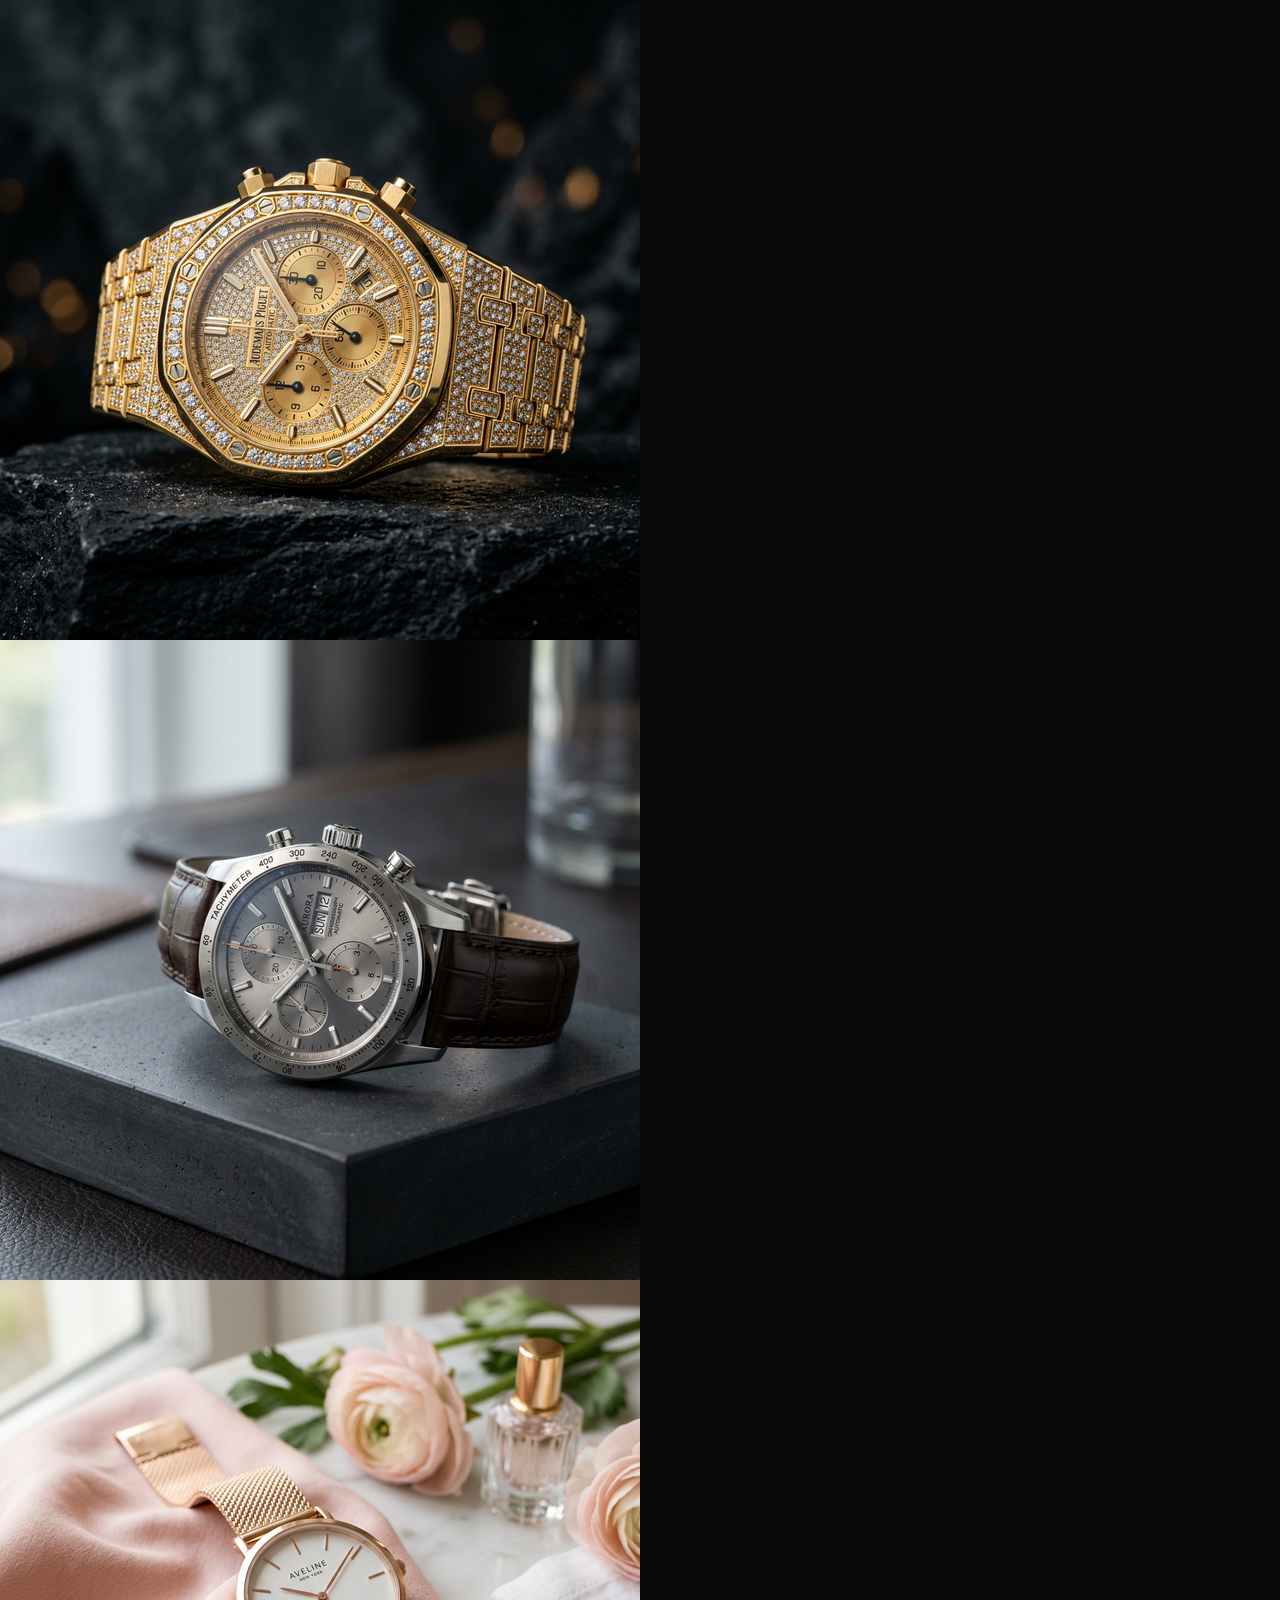
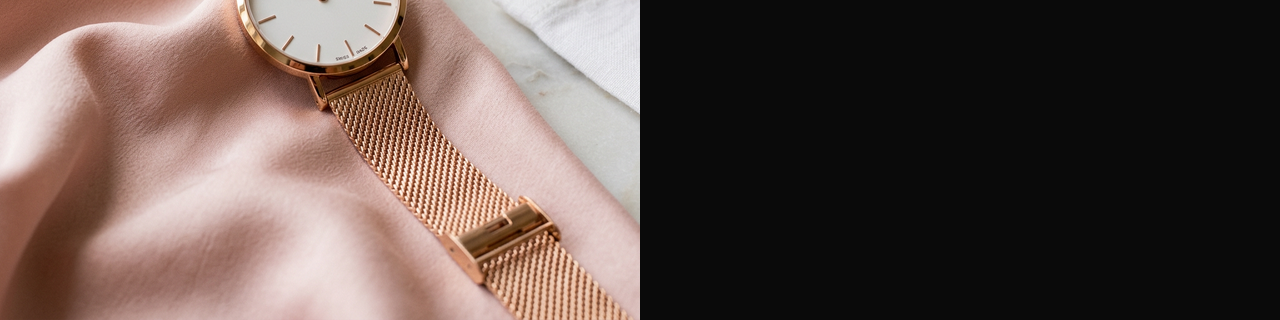
<file: blog.html>
<!DOCTYPE html>
<html>
<head>
    <link rel="stylesheet" href="styles.css">
    <link rel="stylesheet" href="pages.css">
</head>
<body>
    <header>
        <img src="hero_watch.png" alt="Hero Watch">
    </header>
    <main>
        <section>
            <img src="mens_watch.png" alt="Men's Watch">
            <img src="womens_watch.png" alt="Women's Watch">
        </section>
    </main>
    <script src="script.js"></script>
</body>
</html>
</file>
<file: styles.css>
/* ==========================================
   CSS Variables & Theming
   ========================================== */
:root {
    /* Colors */
    --clr-bg: #0A0A0A;
    --clr-bg-surface: #121212;
    --clr-bg-card: #1C1C1C;
    --clr-text: #E0E0E0;
    --clr-text-muted: #A0A0A0;
    --clr-primary: #D4AF37;
    /* Luxury Gold */
    --clr-primary-hover: #F3CA47;
    --clr-border: #333333;

    /* Typography */
    --font-sans: 'Outfit', sans-serif;
    --font-serif: 'Playfair Display', serif;

    /* Spacing & Layout */
    --container-width: 1200px;
    --spacing-xs: 0.5rem;
    --spacing-sm: 1rem;
    --spacing-md: 2rem;
    --spacing-lg: 4rem;
    --spacing-xl: 6rem;

    /* Transitions */
    --transition-fast: 0.2s ease;
    --transition-default: 0.4s cubic-bezier(0.25, 0.46, 0.45, 0.94);
    --transition-slow: 0.8s cubic-bezier(0.25, 1, 0.5, 1);
}

/* ==========================================
   Reset & Base Styles
   ========================================== */
* {
    margin: 0;
    padding: 0;
    box-sizing: border-box;
}

html {
    scroll-behavior: smooth;
}

body {
    font-family: var(--font-sans);
    background-color: var(--clr-bg);
    color: var(--clr-text);
    line-height: 1.6;
    overflow-x: hidden;
}

h1,
h2,
h3,
h4,
h5,
h6 {
    font-family: var(--font-serif);
    font-weight: 400;
    line-height: 1.2;
}

a {
    color: inherit;
    text-decoration: none;
    transition: color var(--transition-fast);
}

img {
    max-width: 100%;
    height: auto;
    display: block;
}

ul {
    list-style: none;
}

button,
input {
    font-family: inherit;
    border: none;
    outline: none;
    background: none;
}

/* ==========================================
   Utilities
   ========================================== */
.container {
    max-width: var(--container-width);
    margin: 0 auto;
    padding: 0 var(--spacing-sm);
}

.section {
    padding: var(--spacing-xl) 0;
}

.bg-darker {
    background-color: var(--clr-bg-surface);
}

.section-title {
    font-size: 2.5rem;
    margin-bottom: var(--spacing-lg);
    text-align: center;
    position: relative;
    padding-bottom: 1rem;
}

.section-title::after {
    content: '';
    position: absolute;
    bottom: 0;
    left: 50%;
    transform: translateX(-50%);
    width: 60px;
    height: 2px;
    background-color: var(--clr-primary);
}

.mt-2 {
    margin-top: var(--spacing-md);
}

/* Buttons */
.btn {
    display: inline-block;
    padding: 1rem 2.5rem;
    font-size: 1rem;
    font-weight: 500;
    text-transform: uppercase;
    letter-spacing: 2px;
    cursor: pointer;
    transition: all var(--transition-default);
    border: 1px solid transparent;
}

.btn-primary {
    background-color: var(--clr-primary);
    color: #000;
}

.btn-primary:hover {
    background-color: var(--clr-primary-hover);
    transform: translateY(-2px);
    box-shadow: 0 10px 20px rgba(212, 175, 55, 0.2);
}

.btn-outline {
    border-color: var(--clr-primary);
    color: var(--clr-primary);
    background: transparent;
}

.btn-outline:hover {
    background-color: var(--clr-primary);
    color: #000;
}

.btn-light {
    background-color: rgba(255, 255, 255, 0.9);
    color: #000;
}

.btn-light:hover {
    background-color: #fff;
}

.btn-sm {
    padding: 0.6rem 1.5rem;
    font-size: 0.85rem;
}

/* Accessibility */
.skip-link {
    position: absolute;
    top: -40px;
    left: 0;
    background: var(--clr-primary);
    color: #000;
    padding: 8px;
    z-index: 1000;
    transition: top 0.2s;
}

.skip-link:focus {
    top: 0;
}

/* Animations - Initial Hidden State */
.fade-in-section {
    opacity: 0;
    transform: translateY(30px);
    visibility: hidden;
    transition: opacity var(--transition-slow), transform var(--transition-slow);
    will-change: opacity, transform;
}

.fade-in-section.is-visible {
    opacity: 1;
    transform: translateY(0);
    visibility: visible;
}

.gradient-bg {
    background: linear-gradient(135deg, #1C1C1C, #2A2A2A);
}

/* ==========================================
   Header & Navigation
   ========================================== */
.header {
    position: fixed;
    top: 0;
    width: 100%;
    z-index: 999;
    background: rgba(10, 10, 10, 0.8);
    backdrop-filter: blur(10px);
    border-bottom: 1px solid rgba(255, 255, 255, 0.05);
    transition: padding var(--transition-fast), background var(--transition-fast);
    padding: 1.5rem 0;
}

.header.scrolled {
    padding: 1rem 0;
    background: rgba(10, 10, 10, 0.95);
    box-shadow: 0 4px 20px rgba(0, 0, 0, 0.5);
}

.header-container {
    display: flex;
    justify-content: space-between;
    align-items: center;
}

.logo {
    font-family: var(--font-serif);
    font-size: 2rem;
    font-weight: 600;
    letter-spacing: 2px;
    color: var(--clr-primary);
}

.nav-list {
    display: flex;
    gap: 3rem;
}

.nav-link {
    font-size: 0.9rem;
    text-transform: uppercase;
    letter-spacing: 1px;
    font-weight: 500;
    position: relative;
}

.nav-link::after {
    content: '';
    position: absolute;
    bottom: -4px;
    left: 0;
    width: 0;
    height: 1px;
    background-color: var(--clr-primary);
    transition: width var(--transition-default);
}

.nav-link:hover::after,
.nav-link.active::after {
    width: 100%;
}

.header-actions {
    display: flex;
    gap: 1.5rem;
    align-items: center;
}

.icon-btn {
    color: var(--clr-text);
    cursor: pointer;
    transition: color var(--transition-fast);
}

.icon-btn:hover {
    color: var(--clr-primary);
}

.hamburger {
    display: none;
    flex-direction: column;
    gap: 6px;
    cursor: pointer;
    z-index: 1000;
}

.hamburger .bar {
    width: 25px;
    height: 2px;
    background-color: var(--clr-text);
    transition: all var(--transition-fast);
}

/* ==========================================
   Hero Section
   ========================================== */
.hero {
    position: relative;
    height: 100vh;
    min-height: 600px;
    display: flex;
    align-items: center;
    padding-top: 80px;
    /* Offset header */
    opacity: 1 !important;
    /* Hero ignores fade-in initially */
    transform: none !important;
    visibility: visible !important;
}

.hero-bg {
    position: absolute;
    top: 0;
    left: 0;
    width: 100%;
    height: 100%;
    z-index: -1;
    overflow: hidden;
}

.hero-img {
    width: 100%;
    height: 100%;
    object-fit: cover;
    object-position: center;
    animation: slowZoom 20s infinite alternate;
}

.hero-overlay {
    position: absolute;
    top: 0;
    left: 0;
    width: 100%;
    height: 100%;
    background: linear-gradient(to right, rgba(10, 10, 10, 0.9) 0%, rgba(10, 10, 10, 0.4) 100%);
}

.hero-content {
    max-width: 600px;
}

.hero-subtitle {
    color: var(--clr-primary);
    text-transform: uppercase;
    letter-spacing: 4px;
    font-size: 0.9rem;
    font-weight: 500;
    display: block;
    margin-bottom: 1rem;
    animation: fadeUp 1s ease 0.5s backwards;
}

.hero-title {
    font-size: 4.5rem;
    line-height: 1.1;
    margin-bottom: 1.5rem;
    animation: fadeUp 1s ease 0.7s backwards;
}

.hero-description {
    font-size: 1.1rem;
    color: var(--clr-text-muted);
    margin-bottom: 2.5rem;
    animation: fadeUp 1s ease 0.9s backwards;
}

.hero .btn {
    animation: fadeUp 1s ease 1.1s backwards;
}

/* ==========================================
   Categories
   ========================================== */
.category-grid {
    display: grid;
    grid-template-columns: repeat(3, 1fr);
    gap: 2rem;
}

.category-card {
    position: relative;
    height: 450px;
    border-radius: 4px;
    overflow: hidden;
    display: flex;
    flex-direction: column;
    justify-content: flex-end;
    background-color: var(--clr-bg-card);
    group: relative;
}

.category-img {
    position: absolute;
    top: 0;
    left: 0;
    width: 100%;
    height: 100%;
    object-fit: cover;
    transition: transform var(--transition-slow);
}

.category-card:hover .category-img {
    transform: scale(1.08);
}

.category-overlay {
    position: absolute;
    bottom: 0;
    left: 0;
    width: 100%;
    padding: 2rem;
    background: linear-gradient(to top, rgba(0, 0, 0, 0.9), transparent);
    z-index: 2;
}

.category-title {
    font-size: 2rem;
    margin-bottom: 0.5rem;
}

.category-cta {
    display: flex;
    align-items: center;
    gap: 0.5rem;
    font-size: 0.9rem;
    text-transform: uppercase;
    letter-spacing: 1px;
    color: var(--clr-primary);
    opacity: 0;
    transform: translateX(-10px);
    transition: all var(--transition-default);
}

.category-card:hover .category-cta {
    opacity: 1;
    transform: translateX(0);
}

.new-arrivals {
    display: flex;
    justify-content: center;
    align-items: center;
    text-align: center;
    padding: 2rem;
    background: linear-gradient(135deg, var(--clr-bg-card), #111);
    border: 1px solid var(--clr-border);
}

.new-arrivals .category-content {
    position: relative;
    z-index: 2;
}

.new-arrivals p {
    color: var(--clr-text-muted);
    margin: 1rem 0 2rem;
}

/* ==========================================
   Featured Products
   ========================================== */
.section-header {
    display: flex;
    justify-content: space-between;
    align-items: flex-end;
    margin-bottom: var(--spacing-lg);
}

.section-header .section-title {
    margin-bottom: 0;
}

.view-all {
    text-transform: uppercase;
    letter-spacing: 1px;
    font-size: 0.9rem;
    color: var(--clr-primary);
    border-bottom: 1px solid var(--clr-primary);
    padding-bottom: 2px;
}

.product-grid {
    display: grid;
    grid-template-columns: repeat(auto-fill, minmax(300px, 1fr));
    gap: 2.5rem;
}

.product-card {
    group: relative;
}

.product-img-wrapper {
    position: relative;
    background-color: var(--clr-bg-card);
    aspect-ratio: 4/5;
    overflow: hidden;
    margin-bottom: 1.5rem;
    border-radius: 4px;
}

.product-img {
    width: 100%;
    height: 100%;
    object-fit: cover;
    transition: transform var(--transition-slow);
}

.product-card:hover .product-img {
    transform: scale(1.05);
}

.badge {
    position: absolute;
    top: 1rem;
    left: 1rem;
    background: var(--clr-primary);
    color: #000;
    font-size: 0.75rem;
    font-weight: 700;
    text-transform: uppercase;
    padding: 0.3rem 0.8rem;
    z-index: 2;
    letter-spacing: 1px;
}

.product-actions {
    position: absolute;
    bottom: -50px;
    left: 0;
    width: 100%;
    padding: 1rem;
    display: flex;
    justify-content: center;
    background: linear-gradient(to top, rgba(0, 0, 0, 0.8), transparent);
    transition: bottom var(--transition-default);
    z-index: 2;
}

.product-card:hover .product-actions {
    bottom: 0;
}

.product-info {
    text-align: center;
}

.product-name {
    font-size: 1.25rem;
    margin-bottom: 0.5rem;
}

.product-name a {
    color: var(--clr-text);
}

.product-name a:hover {
    color: var(--clr-primary);
}

.product-price {
    font-family: var(--font-sans);
    color: var(--clr-text-muted);
    font-weight: 300;
}

/* ==========================================
   Brand Story Snippet
   ========================================== */
.story-container {
    display: grid;
    grid-template-columns: 1fr 1fr;
    gap: 4rem;
    align-items: center;
}

.story-text {
    font-size: 1.1rem;
    color: var(--clr-text-muted);
    line-height: 1.8;
}

.image-placeholder {
    width: 100%;
    aspect-ratio: 4/3;
    border-radius: 4px;
    box-shadow: 20px 20px 0 -10px var(--clr-primary);
}

/* ==========================================
   Newsletter
   ========================================== */
.newsletter {
    background-color: var(--clr-bg-surface);
    text-align: center;
    border-top: 1px solid var(--clr-border);
    border-bottom: 1px solid var(--clr-border);
}

.newsletter-container {
    max-width: 600px;
}

.newsletter-title {
    font-size: 2.5rem;
    margin-bottom: 1rem;
}

.newsletter-desc {
    color: var(--clr-text-muted);
    margin-bottom: 2rem;
}

.newsletter-form {
    display: flex;
    gap: 1rem;
}

.newsletter-form input {
    flex: 1;
    padding: 1rem 1.5rem;
    background: transparent;
    border: 1px solid var(--clr-border);
    color: var(--clr-text);
    font-size: 1rem;
    border-radius: 2px;
}

.newsletter-form input:focus {
    border-color: var(--clr-primary);
}

/* ==========================================
   Footer
   ========================================== */
.footer {
    padding: 5rem 0 2rem;
    background-color: #050505;
}

.footer-grid {
    display: grid;
    grid-template-columns: 2fr 1fr 1fr 1fr;
    gap: 3rem;
    margin-bottom: 4rem;
}

.footer-desc {
    color: var(--clr-text-muted);
    margin: 1.5rem 0;
    max-width: 300px;
}

.social-links {
    display: flex;
    gap: 1rem;
}

.social-links a {
    color: var(--clr-text-muted);
    transition: color var(--transition-fast);
}

.social-links a:hover {
    color: var(--clr-primary);
}

.footer-heading {
    font-family: var(--font-sans);
    font-weight: 500;
    text-transform: uppercase;
    letter-spacing: 2px;
    font-size: 0.9rem;
    margin-bottom: 1.5rem;
}

.footer-links ul li {
    margin-bottom: 1rem;
}

.footer-links ul li a {
    color: var(--clr-text-muted);
    font-size: 0.95rem;
}

.footer-links ul li a:hover {
    color: var(--clr-primary);
    padding-left: 5px;
}

.footer-bottom {
    text-align: center;
    padding-top: 2rem;
    border-top: 1px solid var(--clr-border);
    color: var(--clr-text-muted);
    font-size: 0.85rem;
}

/* ==========================================
   Keyframes
   ========================================== */
@keyframes fadeUp {
    from {
        opacity: 0;
        transform: translateY(30px);
    }

    to {
        opacity: 1;
        transform: translateY(0);
    }
}

@keyframes slowZoom {
    from {
        transform: scale(1);
    }

    to {
        transform: scale(1.1);
    }
}

/* ==========================================
   Responsive Design
   ========================================== */
@media (max-width: 992px) {

    .category-grid,
    .story-container {
        grid-template-columns: 1fr;
    }

    .footer-grid {
        grid-template-columns: 1fr 1fr;
    }

    .hero-title {
        font-size: 3.5rem;
    }
}

@media (max-width: 768px) {
    .nav-list {
        position: fixed;
        top: 0;
        left: 100%;
        width: 100%;
        height: 100vh;
        background-color: var(--clr-bg);
        flex-direction: column;
        justify-content: center;
        align-items: center;
        transition: left var(--transition-default);
    }

    .nav-list.active {
        left: 0;
    }

    .hamburger {
        display: flex;
    }

    .hamburger.active .bar:nth-child(2) {
        opacity: 0;
    }

    .hamburger.active .bar:nth-child(1) {
        transform: translateY(8px) rotate(45deg);
    }

    .hamburger.active .bar:nth-child(3) {
        transform: translateY(-8px) rotate(-45deg);
    }

    .hero-title {
        font-size: 2.8rem;
    }

    .newsletter-form {
        flex-direction: column;
    }
}
</file>
<file: pages.css>
/* ==========================================
   Pages Styles (About & Blog)
   ========================================== */

/* Page Header */
.page-header {
    padding: 120px 0 60px;
    background: linear-gradient(to bottom, var(--clr-bg-card), var(--clr-bg));
    text-align: center;
    border-bottom: 1px solid var(--clr-border);
}

.page-title {
    font-size: 3.5rem;
    margin-bottom: 1rem;
}

.page-subtitle {
    color: var(--clr-primary);
    text-transform: uppercase;
    letter-spacing: 2px;
    font-size: 0.9rem;
}

/* -------------------
   About Page
   ------------------- */
.story-grid {
    display: grid;
    grid-template-columns: 1fr 1fr;
    gap: 4rem;
    align-items: center;
}

.story-grid.reverse {
    direction: rtl;
}

.story-grid.reverse>* {
    direction: ltr;
}

.about-text-content h2 {
    font-size: 2.5rem;
    margin-bottom: 1.5rem;
}

.about-text-content p {
    color: var(--clr-text-muted);
    line-height: 1.8;
    margin-bottom: 1.5rem;
}

.about-image {
    width: 100%;
    aspect-ratio: 4/3;
    object-fit: cover;
    border-radius: 4px;
}

/* Timeline */
.timeline {
    position: relative;
    max-width: 800px;
    margin: 0 auto;
    padding: 2rem 0;
}

.timeline::before {
    content: '';
    position: absolute;
    top: 0;
    left: 50%;
    width: 2px;
    height: 100%;
    background-color: var(--clr-border);
    transform: translateX(-50%);
}

.timeline-item {
    position: relative;
    margin-bottom: 3rem;
    width: 50%;
    padding-right: 3rem;
}

.timeline-item:nth-child(even) {
    margin-left: 50%;
    padding-right: 0;
    padding-left: 3rem;
}

.timeline-dot {
    position: absolute;
    top: 0;
    right: -8px;
    width: 16px;
    height: 16px;
    border-radius: 50%;
    background-color: var(--clr-primary);
    border: 4px solid var(--clr-bg);
}

.timeline-item:nth-child(even) .timeline-dot {
    right: auto;
    left: -8px;
}

.timeline-year {
    font-family: var(--font-serif);
    font-size: 1.5rem;
    color: var(--clr-primary);
    margin-bottom: 0.5rem;
}

.timeline-content p {
    color: var(--clr-text-muted);
}

/* Team */
.team-grid {
    display: grid;
    grid-template-columns: repeat(3, 1fr);
    gap: 2rem;
}

.team-card {
    background-color: var(--clr-bg-card);
    text-align: center;
    border-radius: 4px;
    overflow: hidden;
}

.team-img {
    width: 100%;
    aspect-ratio: 1/1;
    object-fit: cover;
}

.team-info {
    padding: 1.5rem;
}

.team-name {
    font-size: 1.25rem;
    margin-bottom: 0.2rem;
}

.team-role {
    color: var(--clr-primary);
    font-size: 0.9rem;
    letter-spacing: 1px;
}

/* -------------------
   Blog Page
   ------------------- */
.blog-grid {
    display: grid;
    grid-template-columns: repeat(auto-fill, minmax(320px, 1fr));
    gap: 2.5rem;
}

.blog-card {
    background-color: var(--clr-bg-surface);
    border-radius: 4px;
    overflow: hidden;
    transition: transform var(--transition-fast);
}

.blog-card:hover {
    transform: translateY(-5px);
}

.blog-img-link {
    display: block;
    aspect-ratio: 16/9;
    overflow: hidden;
}

.blog-img {
    width: 100%;
    height: 100%;
    object-fit: cover;
    transition: transform var(--transition-slow);
}

.blog-card:hover .blog-img {
    transform: scale(1.05);
}

.blog-content {
    padding: 1.5rem;
}

.blog-meta {
    font-size: 0.85rem;
    color: var(--clr-text-muted);
    margin-bottom: 1rem;
    display: flex;
    gap: 1rem;
}

.blog-meta span {
    display: flex;
    align-items: center;
    gap: 0.3rem;
}

.blog-title {
    font-size: 1.3rem;
    margin-bottom: 1rem;
    line-height: 1.4;
}

.blog-excerpt {
    color: var(--clr-text-muted);
    margin-bottom: 1.5rem;
    font-size: 0.95rem;
}

.blog-read-more {
    color: var(--clr-primary);
    text-transform: uppercase;
    letter-spacing: 1px;
    font-size: 0.85rem;
    font-weight: 500;
}

/* Responsive */
@media (max-width: 768px) {
    .story-grid {
        grid-template-columns: 1fr;
        gap: 2rem;
    }

    .timeline::before {
        left: 0;
    }

    .timeline-item {
        width: 100%;
        padding-left: 2rem;
        padding-right: 0;
    }

    .timeline-item:nth-child(even) {
        margin-left: 0;
        padding-left: 2rem;
    }

    .timeline-dot {
        left: -8px !important;
    }

    .team-grid {
        grid-template-columns: 1fr;
    }

    .page-title {
        font-size: 2.5rem;
    }
}
</file>
